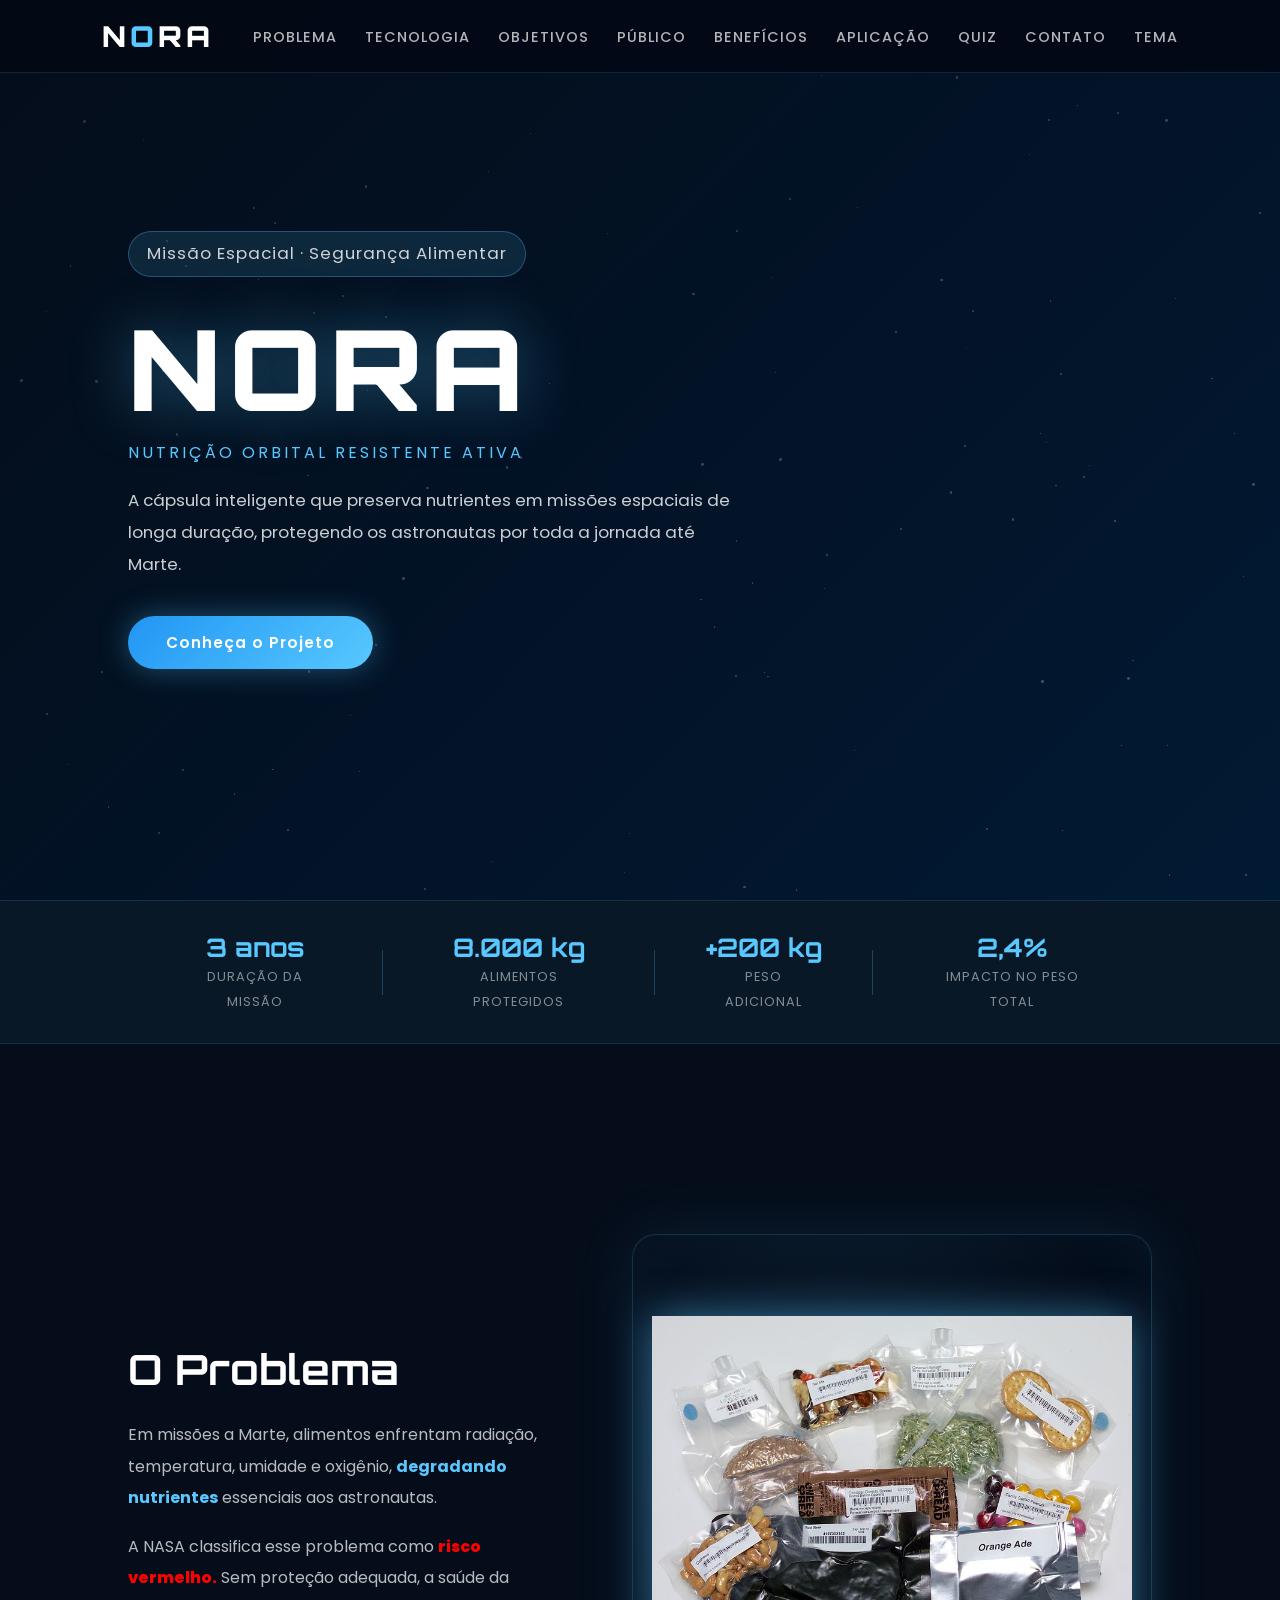
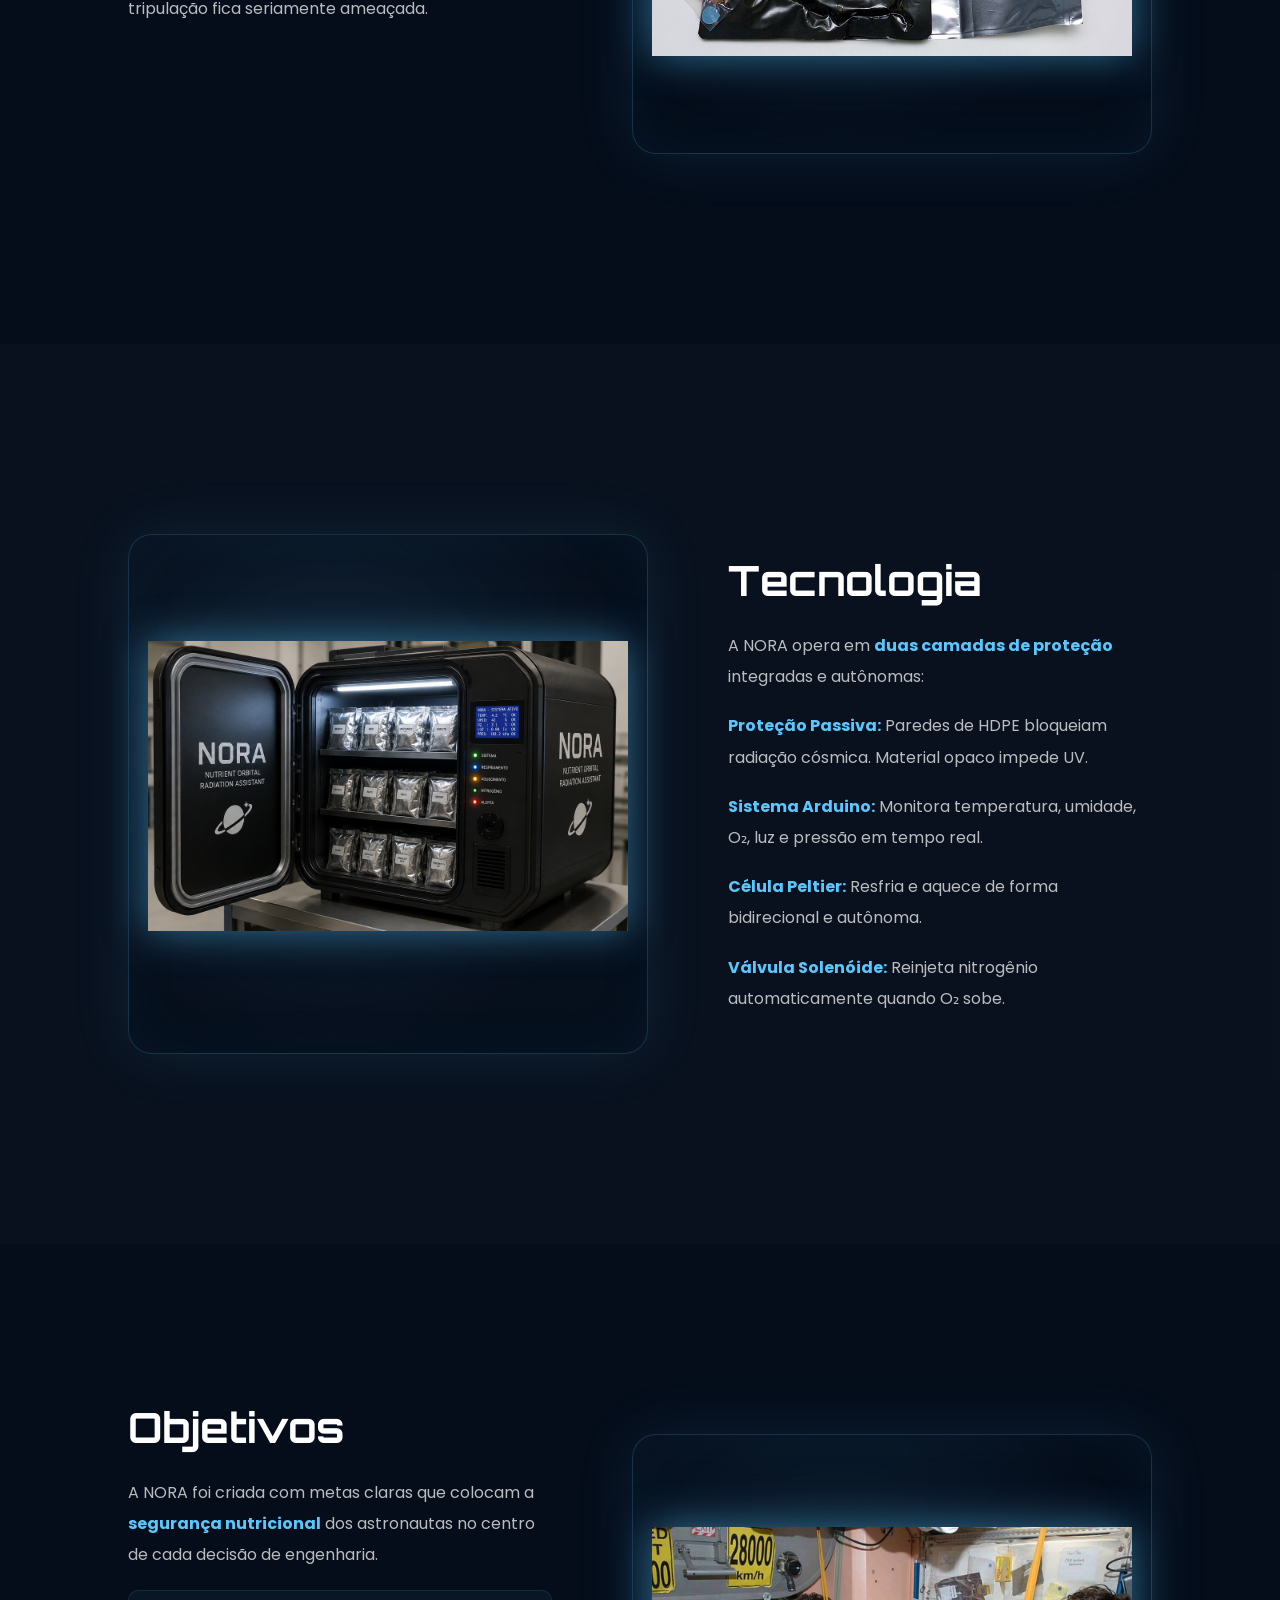
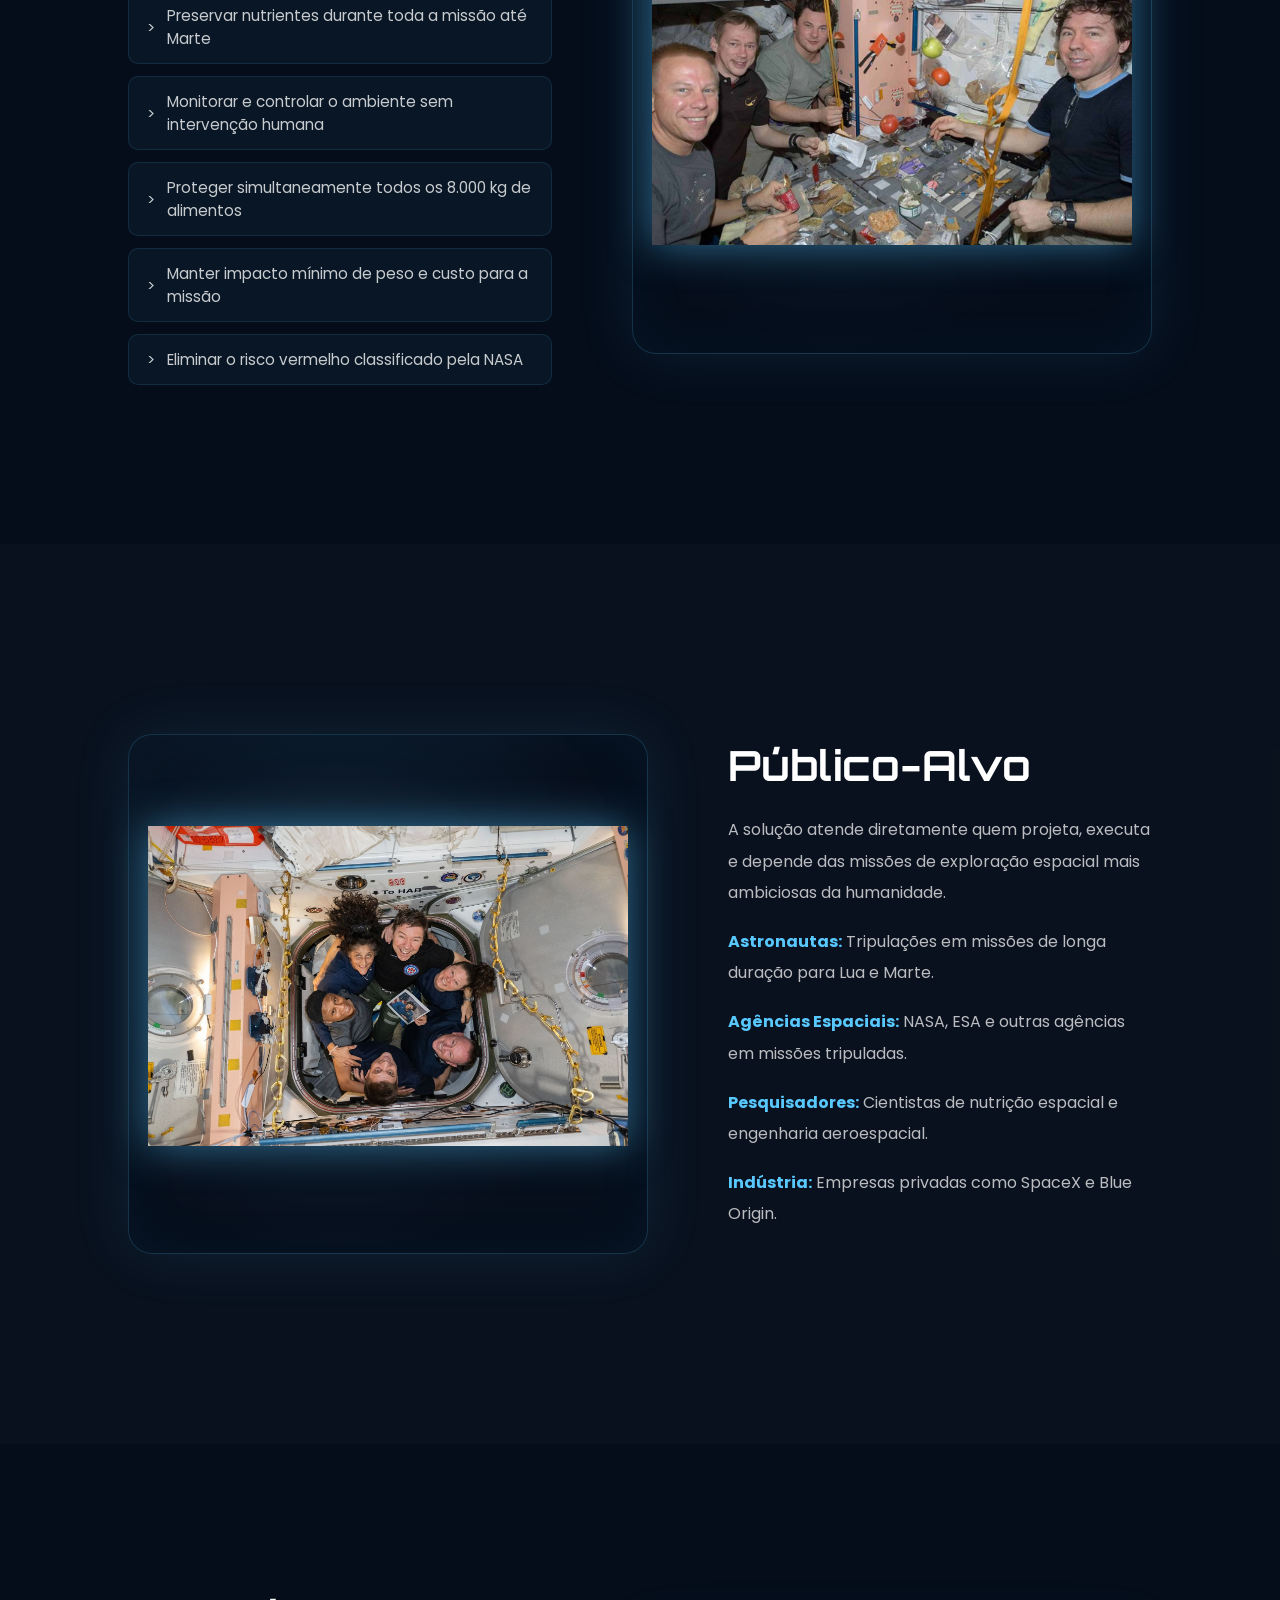
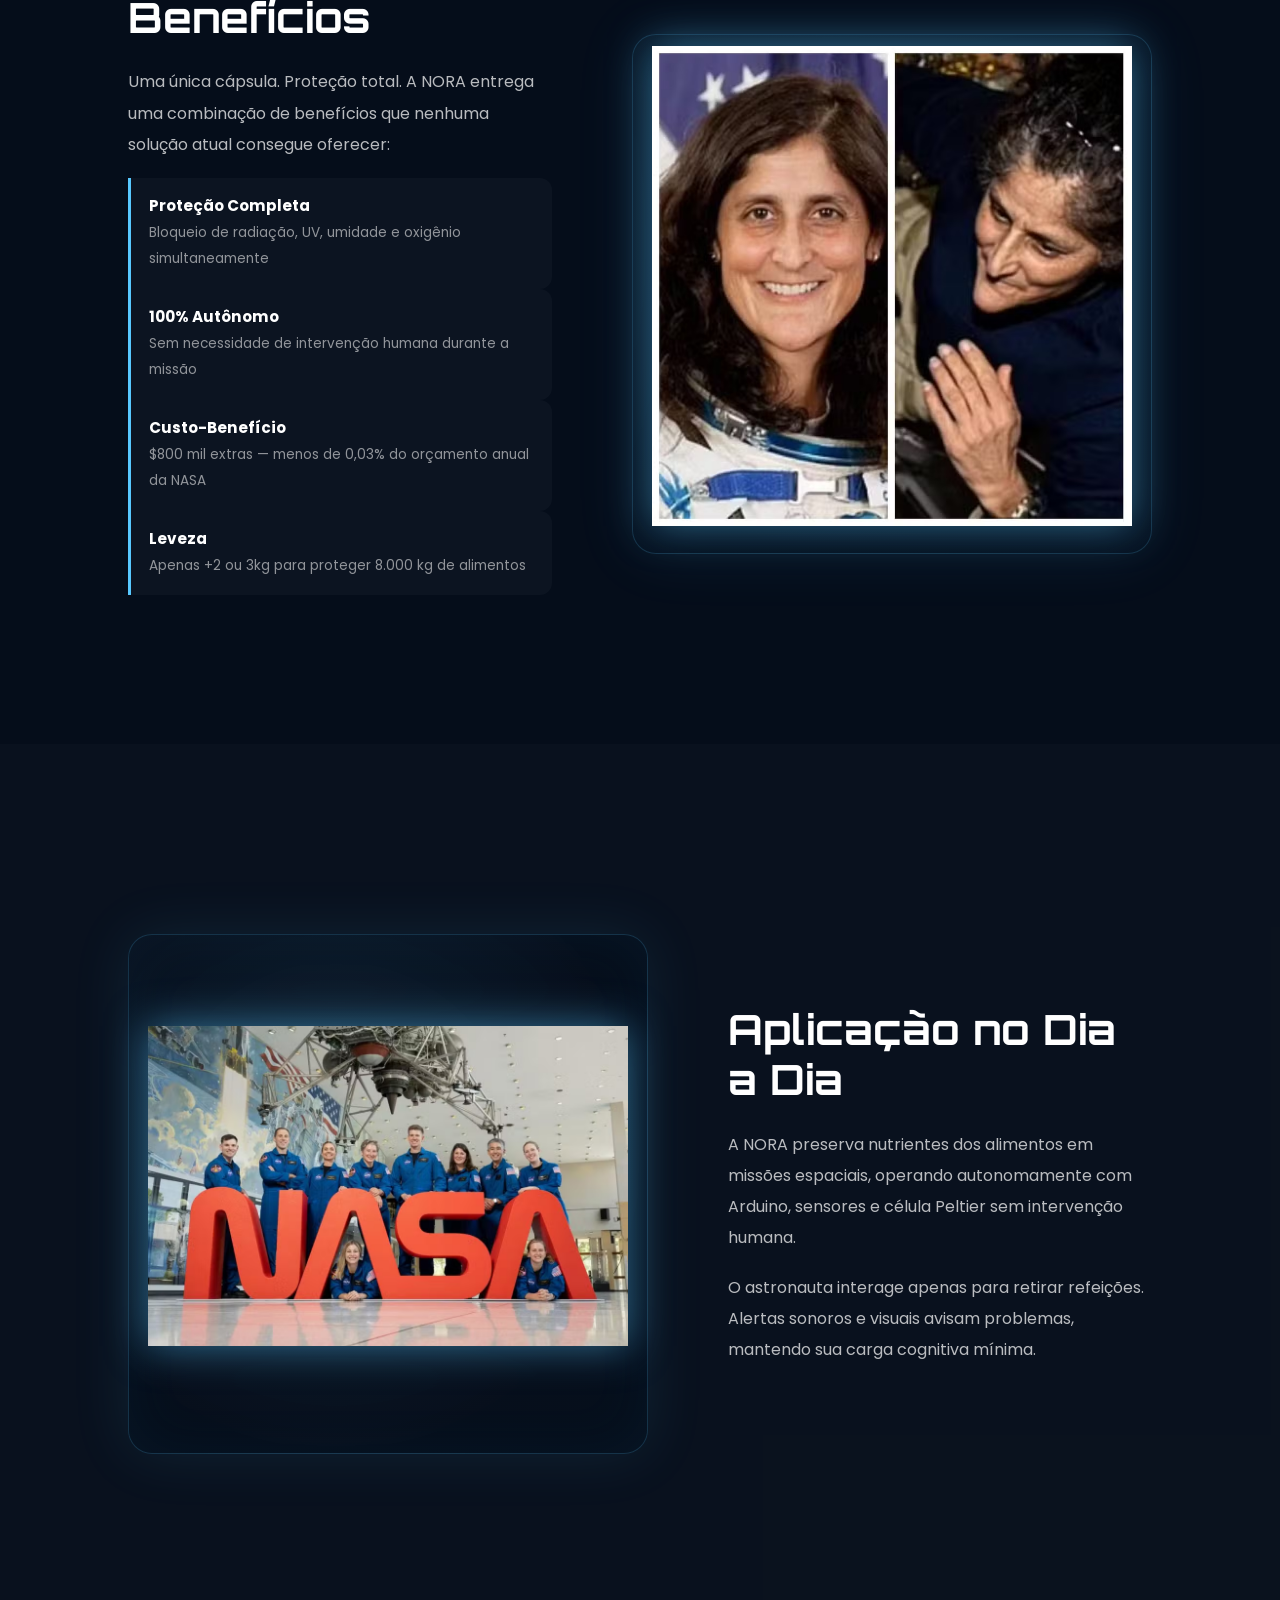
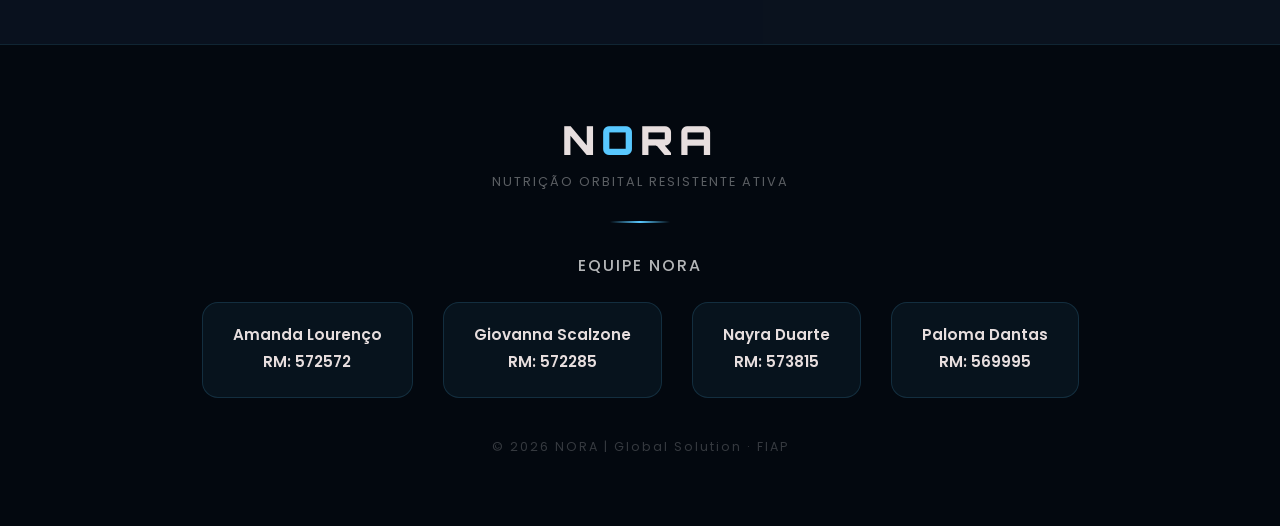
<file: index.html>
<!DOCTYPE html>
<html lang="pt-BR">
<head>
    <meta charset="UTF-8">
    <meta name="viewport" content="width=device-width, initial-scale=1.0">
    <link rel="stylesheet" href="./src/css/style.css">
    <link rel="preconnect" href="https://fonts.googleapis.com">
    <link href="https://fonts.googleapis.com/css2?family=Poppins:wght@300;400;500;600;700&family=Orbitron:wght@700;900&display=swap" rel="stylesheet">
    <title>NORA | Nutrição Orbital Resistente Ativa</title>
</head>
<body>
    <div class="stars" id="stars"></div>
    <nav id="navbar">
        <div class="logo">N<span>O</span>RA</div>
        <ul>
            <li><a href="#problema">Problema</a></li>
            <li><a href="#tecnologia">Tecnologia</a></li>
            <li><a href="#objetivos">Objetivos</a></li>
            <li><a href="#publico">Público</a></li>
            <li><a href="#beneficios">Benefícios</a></li>
            <li><a href="#aplicacao">Aplicação</a></li>
            <li><a href="./src/pages/quiz.html">Quiz</a></li>
            <li><a href="./src/pages/contato.html">Contato</a></li>
            <li class="dropdown">
                <a href="#">Tema</a>
                <ul class="submenu">
                    <li><input type="button" class="cor-btn" style="background:#050d1a" onclick="mudarFundo('#050d1a')"> Azul Original</li>
                    <li><input type="button" class="cor-btn" style="background:#0d0514" onclick="mudarFundo('#0d0514')"> Roxo Escuro</li>
                    <li><input type="button" class="cor-btn" style="background:#000000" onclick="mudarFundo('#000000')"> Preto</li>
                </ul>
            </li>
        </ul>
        <div class="hamburger" id="hamburger">&#9776;</div>
    </nav>
    <header>
        <div class="header-content">
            <p class="title1">Missão Espacial · Segurança Alimentar</p>
            <h1>NORA</h1>
            <h2>Nutrição Orbital Resistente Ativa</h2>
            <p>A cápsula inteligente que preserva nutrientes em missões espaciais de longa duração, protegendo os astronautas por toda a jornada até Marte.</p>
            <a href="#problema" class="btn">Conheça o Projeto</a>
        </div>
    </header>
    <div class="stats-bar">
        <div class="stat">
            <strong>3 anos</strong>
            <span>Duração da missão</span>
        </div>
        <div class="stat-divider"></div>
        <div class="stat">
            <strong>8.000 kg</strong>
            <span>Alimentos protegidos</span>
        </div>
        <div class="stat-divider"></div>
        <div class="stat">
            <strong>+200 kg</strong>
            <span>Peso adicional</span>
        </div>
        <div class="stat-divider"></div>
        <div class="stat">
            <strong>2,4%</strong>
            <span>Impacto no peso total</span>
        </div>
    </div>
    <section id="problema" class="section">
        <div class="text">
            <h2>O Problema</h2>
            <p>Em missões a Marte, alimentos enfrentam radiação, temperatura, umidade e oxigênio, <strong>degradando nutrientes</strong> essenciais aos astronautas.</p>
            <p>A NASA classifica esse problema como <span id="risco-vermelho">risco vermelho.</span> Sem proteção adequada, a saúde da tripulação fica seriamente ameaçada.</p>
        </div>
        <div class="image">
            <div class="img-placeholder">
                <img src="./src/assets/img/problema.jpg" alt="Ilustração dos alimentos preparados para o consumo do astronauta abordo">
            </div>
        </div>
    </section>
   <section id="tecnologia" class="section reverse">
    <div class="text">
        <h2>Tecnologia</h2>
        <p>A NORA opera em <strong>duas camadas de proteção</strong> integradas e autônomas:</p>
        <p><strong>Proteção Passiva:</strong> Paredes de HDPE bloqueiam radiação cósmica. Material opaco impede UV.</p>
        <p><strong>Sistema Arduino:</strong> Monitora temperatura, umidade, O₂, luz e pressão em tempo real.</p>
        <p><strong>Célula Peltier:</strong> Resfria e aquece de forma bidirecional e autônoma.</p>
        <p><strong>Válvula Solenóide:</strong> Reinjeta nitrogênio automaticamente quando O₂ sobe.</p>
    </div>
        <div class="image">
            <div class="img-placeholder tech">
                <img src="./src/assets/img/prototipo.png" alt="Protótipo da cápsula NORA">
            </div>
        </div>
    </section>
    <section id="objetivos" class="section">
        <div class="text">
            <h2>Objetivos</h2>
            <p>A NORA foi criada com metas claras que colocam a <strong>segurança nutricional</strong> dos astronautas no centro de cada decisão de engenharia.</p>
            <ul class="objectives-list">
                <li><span>></span> Preservar nutrientes durante toda a missão até Marte</li>
                <li><span>></span> Monitorar e controlar o ambiente sem intervenção humana</li>
                <li><span>></span> Proteger simultaneamente todos os 8.000 kg de alimentos</li>
                <li><span>></span> Manter impacto mínimo de peso e custo para a missão</li>
                <li><span>></span> Eliminar o risco vermelho classificado pela NASA</li>
            </ul>
        </div>
        <div class="image">
            <div class="img-placeholder objectives">
                <img src="./src/assets/img/alimentacaoNoespaco.jpg" alt="Astronauta se alimentando dentro de uma nave espacial">
            </div>
        </div>
    </section>
    <section id="publico" class="section reverse">
<div class="text">
    <h2>Público-Alvo</h2>
    <p>A solução atende diretamente quem projeta, executa e depende das missões de exploração espacial mais ambiciosas da humanidade.</p>
    <p><strong>Astronautas:</strong> Tripulações em missões de longa duração para Lua e Marte.</p>
    <p><strong>Agências Espaciais:</strong> NASA, ESA e outras agências em missões tripuladas.</p>
    <p><strong>Pesquisadores:</strong> Cientistas de nutrição espacial e engenharia aeroespacial.</p>
    <p><strong>Indústria:</strong> Empresas privadas como SpaceX e Blue Origin.</p>
</div>
        <div class="image">
            <div class="img-placeholder audience">
                <img src="./src/assets/img/astronautas.jpg" alt="Equipe de astronautas representando as tripulações abordo">
            </div>
        </div>
    </section>
    <section id="beneficios" class="section">
        <div class="text">
            <h2>Benefícios</h2>
            <p>Uma única cápsula. Proteção total. A NORA entrega uma combinação de benefícios que nenhuma solução atual consegue oferecer:</p>
            <div class="beneficio-list">
                <div class="beneficio">
                    <div>
                        <h4>Proteção Completa</h4>
                        <p>Bloqueio de radiação, UV, umidade e oxigênio simultaneamente</p>
                    </div>
                </div>
                <div class="beneficio">
                    <div>
                        <h4>100% Autônomo</h4>
                        <p>Sem necessidade de intervenção humana durante a missão</p>
                    </div>
                </div>
                <div class="beneficio">
                    <div>
                        <h4>Custo-Benefício</h4>
                        <p>$800 mil extras — menos de 0,03% do orçamento anual da NASA</p>
                    </div>
                </div>
                <div class="beneficio">
                    <div>
                        <h4>Leveza</h4>
                        <p>Apenas +2 ou 3kg para proteger 8.000 kg de alimentos</p>
                    </div>
                </div>
            </div>
        </div>
        <div class="image">
            <div class="img-placeholder beneficios">
                <img src="./src/assets/img/desnutricao.avif" alt="Representação visual dos riscos de desnutrição em astronautas causados pela degradação de nutrientes">
            </div>
        </div>
    </section>
    <section id="aplicacao" class="section reverse">
        <div class="text">
            <h2>Aplicação no Dia a Dia</h2>
            <p>A NORA preserva nutrientes dos alimentos em missões espaciais, operando autonomamente com Arduino, sensores e célula Peltier sem intervenção humana.</p>
            <p>O astronauta interage apenas para retirar refeições. Alertas sonoros e visuais avisam problemas, mantendo sua carga cognitiva mínima.</p>
        </div>
        <div class="image">
            <div class="img-placeholder earth">
                <img src="./src/assets/img/nasa.avif" alt="Imagem da NASA ilustrando a aplicação da cápsula NORA na rotina diária de astronautas durante missões espaciais de longa duração">
            </div>
        </div>
    </section>
    <footer>
        <div class="footer-logo">N<span>O</span>RA</div>
        <p class="footer-subtitulo">Nutrição Orbital Resistente Ativa</p>
        <div class="footer-divisao"></div>
        <h3>Equipe NORA</h3>
        <div class="time">
            <div class="membro">
                <p>Amanda Lourenço</p>
                <p>RM: 572572</p>
            </div>
            <div class="membro">
                <p>Giovanna Scalzone</p>
                <p>RM: 572285</p>
            </div>
            <div class="membro">
                <p>Nayra Duarte</p>
                <p>RM: 573815</p>
            </div>
            <div class="membro">
                <p>Paloma Dantas</p>
                <p>RM: 569995</p>
            </div>
        </div>
        <p class="footer-copy">© 2026 NORA | Global Solution · FIAP</p>
    </footer>
    <script src="./src/js/script.js"></script>
</body>
</html>
</file>
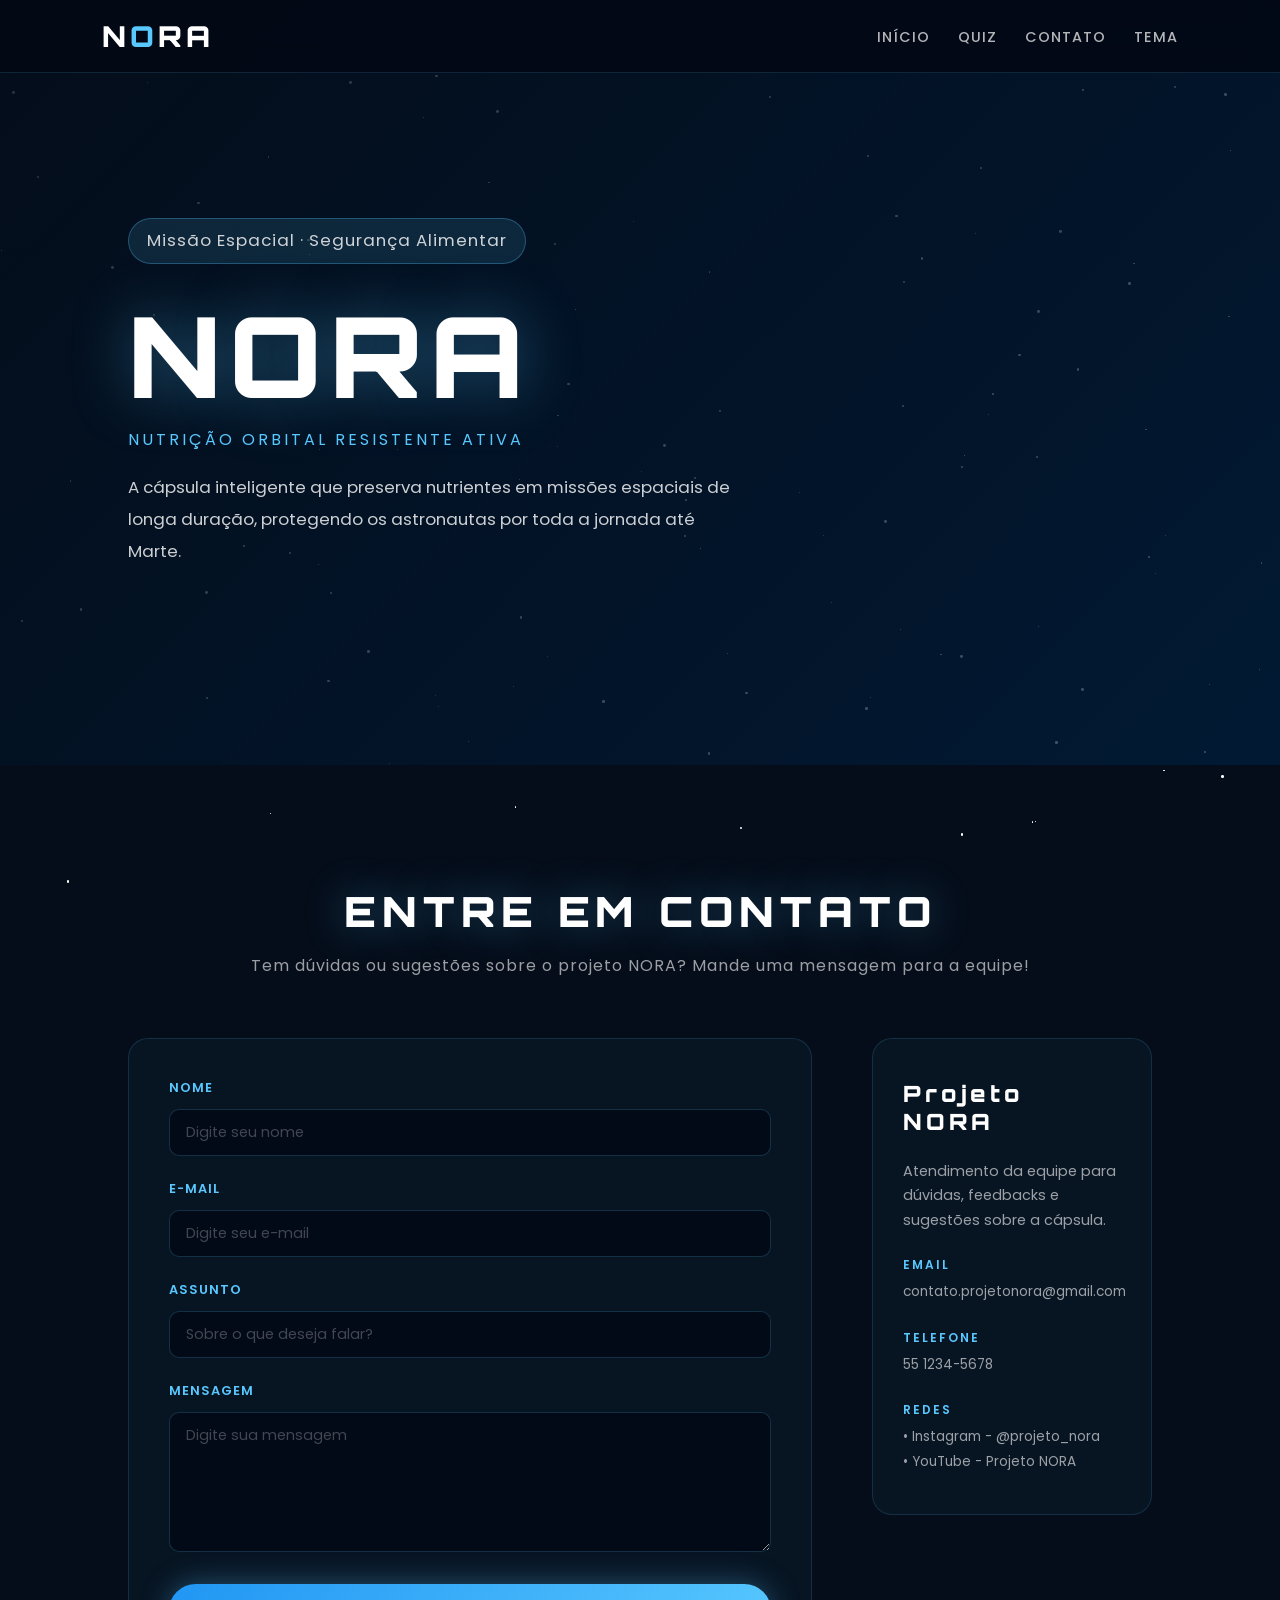
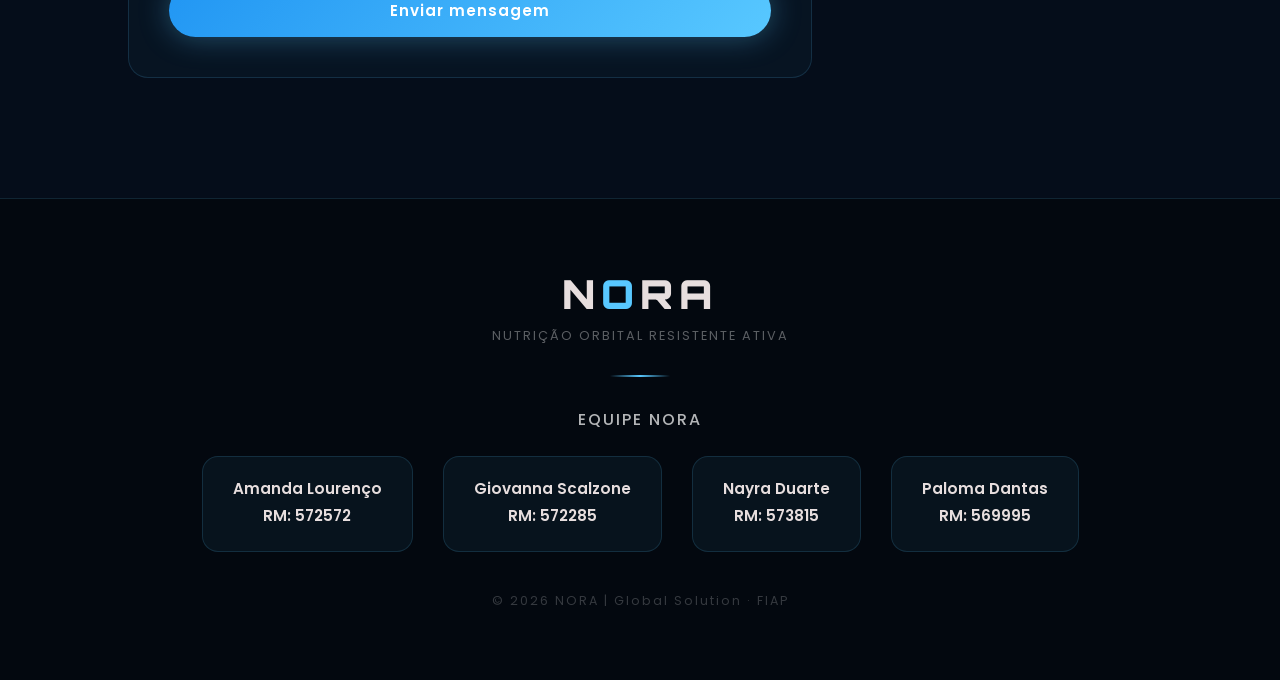
<file: src/pages/contato.html>
<!DOCTYPE html>
<html lang="en">
<head>
    <meta charset="UTF-8">
    <meta name="viewport" content="width=device-width, initial-scale=1.0">
    <link rel="stylesheet" href="../css/contato.css">
    <link rel="preconnect" href="https://fonts.googleapis.com">
    <link href="https://fonts.googleapis.com/css2?family=Poppins:wght@300;400;500;600;700&family=Orbitron:wght@700;900&display=swap" rel="stylesheet">
    <title>NORA | Contato</title>
</head>
<body>
    <div class="stars" id="stars"></div>
    <nav id="navbar">
        <div class="logo">N<span>O</span>RA</div>
        <ul>
            <li><a href="../../index.html">Início</a></li>
            <li><a href="./quiz.html">Quiz</a></li>
            <li><a href="#">Contato</a></li>
            <li class="dropdown">
                <a href="#">Tema</a>
                <ul class="submenu">
                    <li><input type="button" class="cor-btn" style="background:#050d1a" onclick="mudarFundo('#050d1a')"> Azul Original</li>
                    <li><input type="button" class="cor-btn" style="background:#0d0514" onclick="mudarFundo('#0d0514')"> Roxo Escuro</li>
                    <li><input type="button" class="cor-btn" style="background:#000000" onclick="mudarFundo('#000000')"> Preto</li>
                </ul>
            </li>
        </ul>
        <div class="hamburger" id="hamburger">&#9776;</div>
    </nav>
    
    <header>
        <div class="header-content">
            <p class="title1">Missão Espacial · Segurança Alimentar</p>
            <h1>NORA</h1>
            <h2>Nutrição Orbital Resistente Ativa</h2>
            <p>A cápsula inteligente que preserva nutrientes em missões espaciais de longa duração, protegendo os astronautas por toda a jornada até Marte.</p>
        </div>    
    </header>
    
    <main>
        <main>

        <section id="contato">

            <div class="contato-header">
                <h1>ENTRE EM CONTATO</h1>
                <p>Tem dúvidas ou sugestões sobre o projeto NORA? Mande uma mensagem para a equipe!</p>
            </div>
            <div class="contato-container">

                <form class="contato-form" id="form-contato">
                    <label for="nome">Nome</label>
                    <input type="text" id="nome" placeholder="Digite seu nome">
                    <span class="erro" id="erro-nome"></span>

                    <label for="email">E-mail</label>
                    <input type="email" id="email" placeholder="Digite seu e-mail">
                    <span class="erro" id="erro-email"></span>

                    <label for="assunto">Assunto</label>
                    <input type="text" id="assunto" placeholder="Sobre o que deseja falar?">
                    <span class="erro" id="erro-assunto"></span>

                    <label for="mensagem">Mensagem</label>
                    <textarea id="mensagem" placeholder="Digite sua mensagem"></textarea>
                    <span class="erro" id="erro-mensagem"></span>

                    <button type="submit">Enviar mensagem</button>
                </form>

                <aside class="contato-info">
                    <h2>Projeto NORA</h2>
                    <p>Atendimento da equipe para dúvidas, feedbacks e sugestões sobre a cápsula.</p>
                    <div class="info-item">
                        <h3>Email</h3>
                        <p>contato.projetonora@gmail.com</p>
                    </div>
                    <div class="info-item">
                        <h3>Telefone</h3>
                        <p>55 1234-5678</p>
                    </div>
                    <div class="info-item">
                        <h3>Redes</h3>
                        <p>• Instagram - @projeto_nora</p>
                        <p>• YouTube - Projeto NORA</p>
                    </div>
                </aside>
            </div>
        </section>
    </main>
    </main>

    <footer>
        <div class="footer-logo">N<span>O</span>RA</div>
        <p class="footer-subtitulo">Nutrição Orbital Resistente Ativa</p>
        <div class="footer-divisao"></div>
        <h3>Equipe NORA</h3>
        <div class="time">
            <div class="membro">
                <p>Amanda Lourenço</p>
                <p>RM: 572572</p>
            </div>
            <div class="membro">
                <p>Giovanna Scalzone</p>
                <p>RM: 572285</p>
            </div>
            <div class="membro">
                <p>Nayra Duarte</p>
                <p>RM: 573815</p>
            </div>
            <div class="membro">
                <p>Paloma Dantas</p>
                <p>RM: 569995</p>
            </div>
        </div>
        <p class="footer-copy">© 2026 NORA | Global Solution · FIAP</p>
    </footer>

    <script src="../js/contato.js"></script>
</body>
</html>
</file>
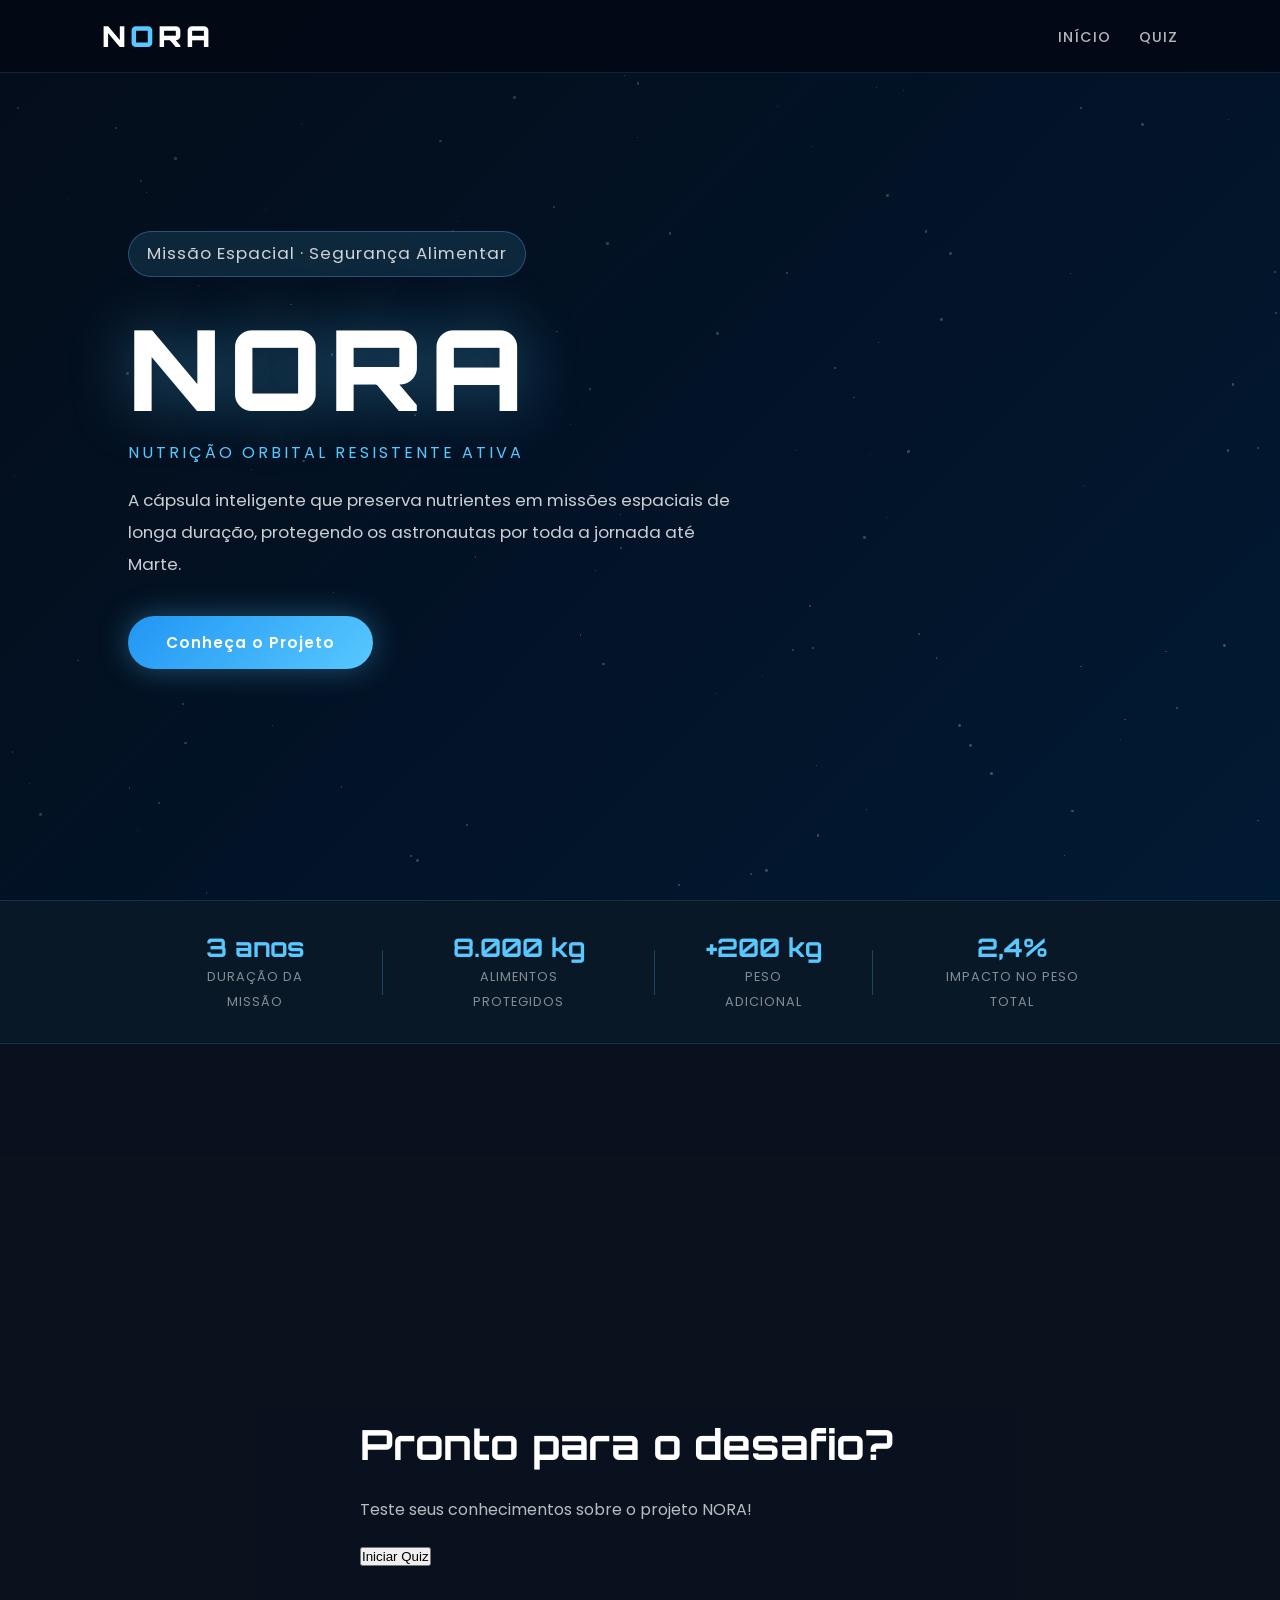
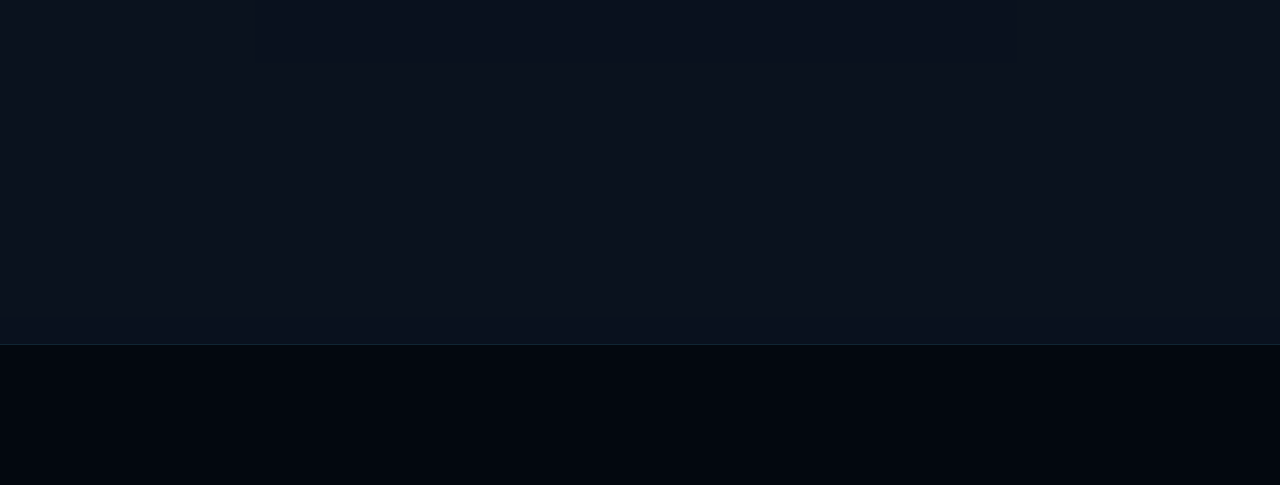
<file: src/pages/quiz.html>
<!DOCTYPE html>
<html lang="en">
<head>
    <meta charset="UTF-8">
    <meta name="viewport" content="width=device-width, initial-scale=1.0">
    <link rel="stylesheet" href="../css/style.css">
    <link rel="preconnect" href="https://fonts.googleapis.com">
    <link href="https://fonts.googleapis.com/css2?family=Poppins:wght@300;400;500;600;700&family=Orbitron:wght@700;900&display=swap" rel="stylesheet">
    <title>NORA | Quiz</title>
</head>
<body>
    <div class="stars" id="stars"></div>
    <nav id="navbar">
        <div class="logo">N<span>O</span>RA</div>
        <ul>
            <li><a href="../../index.html">Início</a></li>
            <li><a href="#">Quiz</a></li>
        </ul>
        <div class="hamburger" id="hamburger">&#9776;</div>
    </nav>
    
    <header>
        <div class="header-content">
            <p class="title1">Missão Espacial · Segurança Alimentar</p>
            <h1>NORA</h1>
            <h2>Nutrição Orbital Resistente Ativa</h2>
            <p>A cápsula inteligente que preserva nutrientes em missões espaciais de longa duração, protegendo os astronautas por toda a jornada até Marte.</p>
            <a href="../../index.html" class="btn">Conheça o Projeto</a>
        </div>
    </header>
    
    <main>
        <div class="stats-bar">
            <div class="stat">
                <strong>3 anos</strong>
                <span>Duração da missão</span>
            </div>
            <div class="stat-divider"></div>
            <div class="stat">
                <strong>8.000 kg</strong>
                <span>Alimentos protegidos</span>
            </div>
            <div class="stat-divider"></div>
            <div class="stat">
                <strong>+200 kg</strong>
                <span>Peso adicional</span>
            </div>
            <div class="stat-divider"></div>
            <div class="stat">
                <strong>2,4%</strong>
                <span>Impacto no peso total</span>
            </div>
        </div>
        <section class="section" id="text-quiz">
            <div class="text">
                <h2>Pronto para o desafio?</h2>
                <p>Teste seus conhecimentos sobre o projeto NORA!</p>
                <button id="iniciar-btn">Iniciar Quiz</button>
                <div id="quiz-container" style="display: none;">
                    <h2 id="pergunta">Pergunta</h2>
                        <div id="resp-buttons"></div>
                        <button class="btn" id="prox-btn">Próxima</button>
                </div>
            </div>
        </section>
    </main>

    <footer></footer>

    <script src="../js/quiz.js"></script>
</body>
</html>
</file>
<file: src/css/style.css>
* {
    margin: 0;
    padding: 0;
    box-sizing: border-box;
}
body {
    font-family: 'Poppins', sans-serif;
    background: #050d1a;
    color: rgb(231, 222, 222);
    overflow-x: hidden;
}
 
/* estrelinhas */
 
.stars {
    position: fixed;
    top: 0;
    left: 0;
    width: 100%;
    height: 100%;
    pointer-events: none;
    z-index: 0;
    overflow: hidden;
}
 
.star {
    position: absolute;
    background: white;
    border-radius: 50%;
    animation: twinkle 3s infinite alternate;
}
 
@keyframes twinkle {
    from { opacity: 0.2; }
    to   { opacity: 1; }
}
 
/* menu */
 
nav {
    position: fixed;
    top: 0;
    width: 100%;
    display: flex;
    justify-content: space-between;
    align-items: center;
    padding: 18px 8%;
    background: rgba(3, 8, 20, 0.9);
    backdrop-filter: blur(14px);
    border-bottom: 1px solid rgba(88, 200, 255, 0.15);
    z-index: 1000;
    transition: .3s;
}
 
.logo {
    font-family: 'Orbitron', sans-serif;
    font-size: 1.8rem;
    font-weight: 900;
    color: white;
    letter-spacing: 4px;
}
 
.logo span {
    color: #58c8ff;
}
 
nav ul {
    display: flex;
    list-style: none;
    gap: 28px;
}
 
nav a {
    text-decoration: none;
    color: rgba(255, 255, 255, 0.7);
    font-size: .9rem;
    font-weight: 500;
    letter-spacing: 1px;
    transition: .3s;
    text-transform: uppercase;
}
 
nav a:hover {
    color: #58c8ff;
}
 
.hamburger {
    display: none;
    font-size: 1.6rem;
    cursor: pointer;
    color: #58c8ff;
}

/* mudança de tema fundo da página */

.dropdown {
    position: relative;
}

.submenu {
    display: none;
    position: absolute;
    width: 30vh;
    height: auto;
    background: #050d1a;
    list-style: none;
    padding: 12px;
    margin: auto;
    right: 0;
    border-radius: 16px;
    box-shadow: 0 4px 12px rgba(0, 0, 0, 0.15);
}

.submenu li {
    margin-bottom: 8px;
    color: white;
}

.dropdown.open .submenu {
    display: block;
}

.cor-btn {
    width: 25px;
    height: 25px;
}
 
/* header */
 
header {
    height: 100vh;
    background:linear-gradient(135deg, rgba(5, 13, 26, 0.85) 0%, rgba(0, 30, 60, 0.75) 100%), url("https://images.unsplash.com/photo-1462331940025-496dfbfc7564") center/cover no-repeat;
    display: flex;
    justify-content: space-between;
    align-items: center;
    padding: 0 10%;
    position: relative;
    z-index: 1;
}
 
.header-content {
    max-width: 620px;
    animation: fadeUp .9s ease both;
}
 
.title1 {
    display: inline-block;
    background: rgba(88, 200, 255, 0.12);
    border: 1px solid rgba(88, 200, 255, 0.3);
    color: #58c8ff;
    padding: 6px 18px;
    border-radius: 50px;
    font-size: .8rem;
    letter-spacing: 1px;
    margin-bottom: 20px;
}
 
.header-content h1 {
    font-family: 'Orbitron', sans-serif;
    font-size: 7rem;
    font-weight: 900;
    color: white;
    line-height: 1;
    text-shadow: 0 0 60px rgba(88, 200, 255, 0.4);
    letter-spacing: 8px;
}
 
.header-content h2 {
    font-size: 1rem;
    font-weight: 400;
    color: #58c8ff;
    letter-spacing: 3px;
    text-transform: uppercase;
    margin: 16px 0 20px;
}
 
.header-content p {
    font-size: 1.05rem;
    line-height: 1.9;
    color: rgba(255, 255, 255, 0.8);
    margin-bottom: 35px;
}
 
.btn {
    display: inline-block;
    background: linear-gradient(135deg, #2196f3, #58c8ff);
    color: white;
    text-decoration: none;
    padding: 15px 38px;
    border-radius: 50px;
    font-weight: 600;
    font-size: .95rem;
    letter-spacing: 1px;
    box-shadow: 0 0 30px rgba(88, 200, 255, 0.35);
    transition: .3s;
}
 
.btn:hover {
    transform: translateY(-3px);
    box-shadow: 0 0 50px rgba(88, 200, 255, 0.55);
}
 
 
/* barra de informações  */
 
.stats-bar {
    display: flex;
    justify-content: center;
    align-items: center;
    gap: 0;
    padding: 30px 10%;
    background: rgba(88, 200, 255, 0.06);
    border-top: 1px solid rgba(88, 200, 255, 0.15);
    border-bottom: 1px solid rgba(88, 200, 255, 0.15);
    position: relative;
    z-index: 1;
}
 
.stat {
    text-align: center;
    padding: 0 50px;
}
 
.stat strong {
    display: block;
    font-family: 'Orbitron', sans-serif;
    font-size: 1.6rem;
    color: #58c8ff;
    font-weight: 700;
}
 
.stat span {
    font-size: .8rem;
    color: rgba(255, 255, 255, 0.5);
    text-transform: uppercase;
    letter-spacing: 1px;
}
 
.stat-divider {
    width: 1px;
    height: 45px;
    background: rgba(88, 200, 255, 0.25);
}
 
/* seções */
 
.section {
    min-height: 100vh;
    display: flex;
    align-items: center;
    justify-content: center;
    gap: 80px;
    padding: 120px 10%;
    position: relative;
    z-index: 1;
}
 
.section:nth-child(even) {
    background: rgba(255, 255, 255, 0.02);
}
 
.reverse {
    flex-direction: row-reverse; 
} /* inverte horizontalmente a ordem de texto e foto  */

/* texto */
 
.text {
    flex: 1;
    max-width: 560px;
}
 
.text h2 {
    font-family: 'Orbitron', sans-serif;
    color: white;
    font-size: 2.6rem;
    font-weight: 700;
    margin-bottom: 24px;
    line-height: 1.2;
}
 
.text p {
    font-size: 1rem;
    line-height: 1.95;
    color: rgba(255, 255, 255, 0.72);
    margin-bottom: 18px;
}
 
.text strong {
    color: #58c8ff;
}

#risco-vermelho{
    color: red;
    font-weight: 800;
}
 
 
/* lista de objetivos */
 
.objectives-list {
    list-style: none;
    margin-top: 20px;
    display: flex;
    flex-direction: column;
    gap: 12px;
}
 
.objectives-list li {
    display: flex;
    align-items: center;
    gap: 12px;
    background: rgba(88, 200, 255, 0.05);
    border: 1px solid rgba(88, 200, 255, 0.12);
    padding: 13px 18px;
    border-radius: 10px;
    font-size: .95rem;
    color: rgba(255,255,255,.78);
    transition: .3s;
}
 
.objectives-list li:hover {
    background: rgba(88, 200, 255, 0.1);
    border-color: rgba(88, 200, 255, 0.3);
    transform: translateX(5px);
}
 
/* lista de beneficios */
 
.beneficios-list {
    display: flex;
    flex-direction: column;
    gap: 16px;
    margin-top: 24px;
}
 
.beneficio {
    display: flex;
    align-items: flex-start;
    gap: 18px;
    padding: 16px 18px;
    background: rgba(255,255,255,.03);
    border-left: 3px solid #58c8ff;
    border-radius: 0 12px 12px 0;
    transition: .3s;
}
 
.beneficio:hover {
    background: rgba(88, 200, 255, 0.08);
    transform: translateX(5px);
}

.beneficio h4 {
    color: white;
    font-size: .95rem;
    margin-bottom: 3px;
}
 
.beneficio p {
    font-size: .85rem;
    color: rgba(255,255,255,.55);
    margin: 0;
}
 
/* PLACEHOLDER DE IMAGEM  */
 
.image {
    flex: 1;
    display: flex;
    justify-content: center;
    align-items: center;
}
 
.img-placeholder {
    width: 100%;
    max-width: 520px;
    height: 520px;
    aspect-ratio: 1;
    background: radial-gradient(circle at 40% 40%, rgba(88, 200, 255, 0.12) 0%, rgba(5, 13, 26, 0.6) 70%);
    border: 1px solid rgba(88, 200, 255, 0.2);
    border-radius: 24px;
    display: flex;
    flex-direction: column;
    align-items: center;
    justify-content: center;
    text-align: center;
    box-shadow: 0 0 60px rgba(88, 200, 255, 0.1), inset 0 0 60px rgba(88, 200, 255, 0.05);
    transition: .4s;
    padding: 30px;
}
 
.img-placeholder:hover {
    transform: scale(1.03);
    box-shadow: 0 0 90px rgba(88, 200, 255, 0.2);
    border-color: rgba(88, 200, 255, 0.4);
}
 
.img-placeholder img {
    font-size: 4.5rem;
    margin-bottom: 16px;
    display: block;
    filter: drop-shadow(0 0 20px rgba(88, 200, 255, 0.5));
    width: 30rem;
    height: auto;
}
 
/* rodapé */
 
footer {
    text-align: center;
    padding: 70px 10%;
    background: #03080f;
    border-top: 1px solid rgba(88, 200, 255, 0.15);
    position: relative;
    z-index: 1;
}
 
.footer-logo {
    font-family: 'Orbitron', sans-serif;
    font-size: 2.5rem;
    font-weight: 900;
    letter-spacing: 6px;
    margin-bottom: 8px;
}
 
.footer-logo span {
    color: #58c8ff;
}
 
.footer-subtitulo {
    color: rgba(255,255,255,.35);
    font-size: .8rem;
    letter-spacing: 2px;
    text-transform: uppercase;
    margin-bottom: 30px;
}
 
.footer-divisao {
    width: 60px;
    height: 2px;
    background: linear-gradient(90deg, transparent, #58c8ff, transparent);
    margin: 0 auto 30px;
}
 
footer h3 {
    color: rgba(255,255,255,.7);
    font-size: 1rem;
    font-weight: 500;
    margin-bottom: 24px;
    letter-spacing: 2px;
    text-transform: uppercase;
}
 
.time{
    display: flex;
    justify-content: center;
    gap: 30px;
    margin-bottom: 40px;
    flex-wrap: wrap;
}
 
.membro {
    background: rgba(88, 200, 255, 0.06);
    border: 1px solid rgba(88, 200, 255, 0.15);
    border-radius: 16px;
    padding: 20px 30px;
    min-width: 140px;
    transition: .3s;
}
 
.membro:hover {
    background: rgba(88, 200, 255, 0.12);
    transform: translateY(-4px);
}
 
.membro span {
    font-size: 1.8rem;
    display: block;
    margin-bottom: 8px;
}
 
.membro p {
    font-weight: 600;
    font-size: .95rem;
    margin-bottom: 4px;
}
 
 
.footer-copy {
    color: rgba(255,255,255,.2);
    font-size: .78rem;
    letter-spacing: 2px;
}
 
/*  ANIMAÇÕES  */
 
@keyframes fadeUp {
    from {
        opacity: 0;
        transform: translateY(30px);
    }
    to {
        opacity: 1;
        transform: translateY(0);
    }
}

/* RESPONSIVO  */
 
@media (max-width: 900px) {

    .submenu {
        position: static;   /* sai do absolute, flui no menu */
        width: 100%;
        border-radius: 10px;
        margin-top: 8px;
        right: auto;
    }
 
    nav ul {
        display: none;
        flex-direction: column;
        position: absolute;
        top: 70px;
        left: 0;
        width: 100%;
        background: rgba(3, 8, 20, 0.98);
        padding: 20px;
        gap: 16px;
        text-align: center;
    }
 
    nav ul.open {
        display: flex;
    }
 
    .hamburger {
        display: block;
    }
 
    header {
        flex-direction: column;
        justify-content: center;
        text-align: center;
        padding: 0 6%;
        gap: 40px;
    }
 
    .header-content h1 {
        font-size: 4.5rem;
    }
 
    .stats-bar {
        flex-wrap: wrap;
        gap: 20px;
        padding: 30px 6%;
    }
 
    .stat-divider {
        display: none;
    }
 
    .section,
    .reverse {
        flex-direction: column;
        text-align: center;
        padding: 100px 6%;
        gap: 50px;
    }
 
    .text {
        max-width: 100%;
    }
 
    .text h2 {
        font-size: 2rem;
    }

 
    .objectives-list li:hover {
        transform: none;
    }
    
}
</file>
<file: src/css/contato.css>
* {
    margin: 0;
    padding: 0;
    box-sizing: border-box;
}

body {
    font-family: 'Poppins', sans-serif;
    background: #050d1a;
    color: rgb(231, 222, 222);
    overflow-x: hidden;
}

/* mudança de tema fundo da página */

.dropdown {
    position: relative;
}

.submenu {
    display: none;
    position: absolute;
    width: 30vh;
    height: auto;
    background: #050d1a;
    list-style: none;
    padding: 12px;
    margin: auto;
    border-radius: 16px;
    box-shadow: 0 4px 12px rgba(0, 0, 0, 0.15);
}

.submenu li {
    margin-bottom: 8px;
    color: white;
}

.dropdown.open .submenu {
    display: block;
}

.cor-btn {
    width: 25px;
    height: 25px;
}

/* estrelinhas */

.stars {
    position: fixed;
    top: 0;
    left: 0;
    width: 100%;
    height: 100%;
    pointer-events: none;
    z-index: 0;
    overflow: hidden;
}

.star {
    position: absolute;
    background: white;
    border-radius: 50%;
    animation: twinkle 3s infinite alternate;
}

@keyframes twinkle {
    from {
        opacity: 0.2;
    }

    to {
        opacity: 1;
    }
}

/* menu */

nav {
    position: fixed;
    top: 0;
    width: 100%;
    display: flex;
    justify-content: space-between;
    align-items: center;
    padding: 18px 8%;
    background: rgba(3, 8, 20, 0.9);
    backdrop-filter: blur(14px);
    border-bottom: 1px solid rgba(88, 200, 255, 0.15);
    z-index: 1000;
    transition: .3s;
}

.logo {
    font-family: 'Orbitron', sans-serif;
    font-size: 1.8rem;
    font-weight: 900;
    color: white;
    letter-spacing: 4px;
}

.logo span {
    color: #58c8ff;
}

nav ul {
    display: flex;
    list-style: none;
    gap: 28px;
}

nav a {
    text-decoration: none;
    color: rgba(255, 255, 255, 0.7);
    font-size: .9rem;
    font-weight: 500;
    letter-spacing: 1px;
    transition: .3s;
    text-transform: uppercase;
}

nav a:hover {
    color: #58c8ff;
}

.hamburger {
    display: none;
    font-size: 1.6rem;
    cursor: pointer;
    color: #58c8ff;
}

/* header */

header {
    height: 85vh;
    background: linear-gradient(135deg, rgba(5, 13, 26, 0.85) 0%, rgba(0, 30, 60, 0.75) 100%), url("https://images.unsplash.com/photo-1462331940025-496dfbfc7564") center/cover no-repeat;
    display: flex;
    justify-content: space-between;
    align-items: center;
    padding: 80px 10% 24px;
    position: relative;
    z-index: 1;
}

.header-content {
    max-width: 620px;
    animation: fadeUp .9s ease both;
}

.title1 {
    display: inline-block;
    background: rgba(88, 200, 255, 0.12);
    border: 1px solid rgba(88, 200, 255, 0.3);
    color: #58c8ff;
    padding: 6px 18px;
    border-radius: 50px;
    font-size: .8rem;
    letter-spacing: 1px;
    margin-bottom: 20px;
}

.header-content h1 {
    font-family: 'Orbitron', sans-serif;
    font-size: 7rem;
    font-weight: 900;
    color: white;
    line-height: 1;
    text-shadow: 0 0 60px rgba(88, 200, 255, 0.4);
    letter-spacing: 8px;
}

.header-content h2 {
    font-size: 1rem;
    font-weight: 400;
    color: #58c8ff;
    letter-spacing: 3px;
    text-transform: uppercase;
    margin: 16px 0 20px;
}

.header-content p {
    font-size: 1.05rem;
    line-height: 1.9;
    color: rgba(255, 255, 255, 0.8);
    margin-bottom: 35px;
}

/* seções */

.section {
    min-height: 100vh;
    display: flex;
    align-items: center;
    justify-content: center;
    gap: 80px;
    margin: auto;
    padding: 120px 10%;
    position: relative;
    z-index: 1;
}

/* texto */

.text {
    flex: 1;
    max-width: 560px;
}

.text h2 {
    font-family: 'Orbitron', sans-serif;
    color: white;
    font-size: 2.6rem;
    font-weight: 700;
    margin-bottom: 24px;
    line-height: 1.2;
}

.text p {
    font-size: 1rem;
    line-height: 1.95;
    color: rgba(255, 255, 255, 0.72);
    margin-bottom: 18px;
}

/* contato */

#contato {
    min-height: 100vh;
    display: flex;
    flex-direction: column;
    align-items: center;
    justify-content: center;
    padding: 120px 10%;
    position: relative;
    z-index: 1;
}

.contato-header {
    text-align: center;
    margin-bottom: 60px;
}

.contato-header h1 {
    font-family: 'Orbitron', sans-serif;
    font-size: 2.6rem;
    font-weight: 900;
    color: white;
    letter-spacing: 6px;
    margin-bottom: 16px;
    text-shadow: 0 0 40px rgba(88, 200, 255, 0.4);
}

.contato-header p {
    font-size: 1rem;
    color: rgba(255, 255, 255, 0.6);
    letter-spacing: 1px;
}

.contato-container {
    display: flex;
    gap: 60px;
    width: 100%;
    max-width: 1100px;
    align-items: flex-start;
}

.contato-form {
    flex: 1;
    display: flex;
    flex-direction: column;
    gap: 12px;
    background: rgba(88, 200, 255, 0.04);
    border: 1px solid rgba(88, 200, 255, 0.15);
    border-radius: 20px;
    padding: 40px;
}

.contato-form label {
    font-size: .8rem;
    font-weight: 600;
    color: #58c8ff;
    letter-spacing: 1px;
    text-transform: uppercase;
}

.contato-form input,
.contato-form textarea {
    background: rgba(3, 8, 20, 0.8);
    border: 1px solid rgba(88, 200, 255, 0.2);
    border-radius: 10px;
    padding: 12px 16px;
    color: white;
    font-family: 'Poppins', sans-serif;
    font-size: .9rem;
    outline: none;
    transition: .3s;
}

.contato-form input:focus,
.contato-form textarea:focus {
    border-color: #58c8ff;
    box-shadow: 0 0 20px rgba(88, 200, 255, 0.15);
}

.contato-form input::placeholder,
.contato-form textarea::placeholder {
    color: rgba(255, 255, 255, 0.25);
}

.contato-form textarea {
    min-height: 140px;
    resize: vertical;
}

.contato-form button {
    margin-top: 8px;
    background: linear-gradient(135deg, #2196f3, #58c8ff);
    color: white;
    border: none;
    border-radius: 50px;
    padding: 15px 38px;
    font-family: 'Poppins', sans-serif;
    font-weight: 600;
    font-size: .95rem;
    letter-spacing: 1px;
    cursor: pointer;
    box-shadow: 0 0 30px rgba(88, 200, 255, 0.35);
    transition: .3s;
}

.contato-form button:hover {
    transform: translateY(-3px);
    box-shadow: 0 0 50px rgba(88, 200, 255, 0.55);
}

.contato-info {
    width: 280px;
    display: flex;
    flex-direction: column;
    gap: 24px;
    background: rgba(88, 200, 255, 0.04);
    border: 1px solid rgba(88, 200, 255, 0.15);
    border-radius: 20px;
    padding: 40px 30px;
}

.contato-info h2 {
    font-family: 'Orbitron', sans-serif;
    font-size: 1.4rem;
    font-weight: 900;
    color: white;
    letter-spacing: 4px;
}

.contato-info>p {
    font-size: .9rem;
    color: rgba(255, 255, 255, 0.6);
    line-height: 1.7;
}

.info-item h3 {
    font-size: .75rem;
    font-weight: 600;
    color: #58c8ff;
    letter-spacing: 2px;
    text-transform: uppercase;
    margin-bottom: 6px;
}

.info-item p {
    font-size: .85rem;
    color: rgba(255, 255, 255, 0.6);
    line-height: 1.8;
}

.erro {
    color: rgb(253, 106, 106);
    font-size: .78rem;
    letter-spacing: 1px;
}

/* rodapé */

footer {
    text-align: center;
    padding: 70px 10%;
    background: #03080f;
    border-top: 1px solid rgba(88, 200, 255, 0.15);
    position: relative;
    z-index: 1;
}

.footer-logo {
    font-family: 'Orbitron', sans-serif;
    font-size: 2.5rem;
    font-weight: 900;
    letter-spacing: 6px;
    margin-bottom: 8px;
}

.footer-logo span {
    color: #58c8ff;
}

.footer-subtitulo {
    color: rgba(255, 255, 255, .35);
    font-size: .8rem;
    letter-spacing: 2px;
    text-transform: uppercase;
    margin-bottom: 30px;
}

.footer-divisao {
    width: 60px;
    height: 2px;
    background: linear-gradient(90deg, transparent, #58c8ff, transparent);
    margin: 0 auto 30px;
}

footer h3 {
    color: rgba(255, 255, 255, .7);
    font-size: 1rem;
    font-weight: 500;
    margin-bottom: 24px;
    letter-spacing: 2px;
    text-transform: uppercase;
}

.time {
    display: flex;
    justify-content: center;
    gap: 30px;
    margin-bottom: 40px;
    flex-wrap: wrap;
}

.membro {
    background: rgba(88, 200, 255, 0.06);
    border: 1px solid rgba(88, 200, 255, 0.15);
    border-radius: 16px;
    padding: 20px 30px;
    min-width: 140px;
    transition: .3s;
}

.membro:hover {
    background: rgba(88, 200, 255, 0.12);
    transform: translateY(-4px);
}

.membro span {
    font-size: 1.8rem;
    display: block;
    margin-bottom: 8px;
}

.membro p {
    font-weight: 600;
    font-size: .95rem;
    margin-bottom: 4px;
}


.footer-copy {
    color: rgba(255, 255, 255, .2);
    font-size: .78rem;
    letter-spacing: 2px;
}

/*  ANIMAÇÕES  */

@keyframes fadeUp {
    from {
        opacity: 0;
        transform: translateY(30px);
    }

    to {
        opacity: 1;
        transform: translateY(0);
    }
}

/* RESPONSIVO  */

@media (max-width: 900px) {
    .submenu {
        position: static;
        /* sai do absolute, flui no menu */
        width: 100%;
        border-radius: 10px;
        margin-top: 8px;
        right: auto;
    }

    nav ul {
        display: none;
        flex-direction: column;
        position: absolute;
        top: 70px;
        left: 0;
        width: 100%;
        background: rgba(3, 8, 20, 0.98);
        padding: 20px;
        gap: 16px;
        text-align: center;
    }

    nav ul.open {
        display: flex;
    }

    .hamburger {
        display: block;
    }

    header {
        flex-direction: column;
        justify-content: center;
        text-align: center;
        padding: 0 6%;
        gap: 40px;
    }

    .header-content h1 {
        font-size: 4.5rem;
    }

    .stats-bar {
        flex-wrap: wrap;
        gap: 20px;
        padding: 30px 6%;
    }

    .stat-divider {
        display: none;
    }

    .section {
        flex-direction: column;
        text-align: center;
        padding: 100px 6%;
        gap: 50px;
    }

    .text {
        max-width: 100%;
    }

    .text h2 {
        font-size: 2rem;
    }

    #contato {
        padding: 100px 6% 60px;
    }

    .contato-header h1 {
        font-size: 1.8rem;
        letter-spacing: 4px;
    }

    .contato-container {
        flex-direction: column;
        gap: 30px;
        width: 100%;
    }

    .contato-info {
        width: 100%;
        padding: 24px;
    }

    .contato-form {
        width: 100%;
        padding: 24px;
    }

}
</file>
